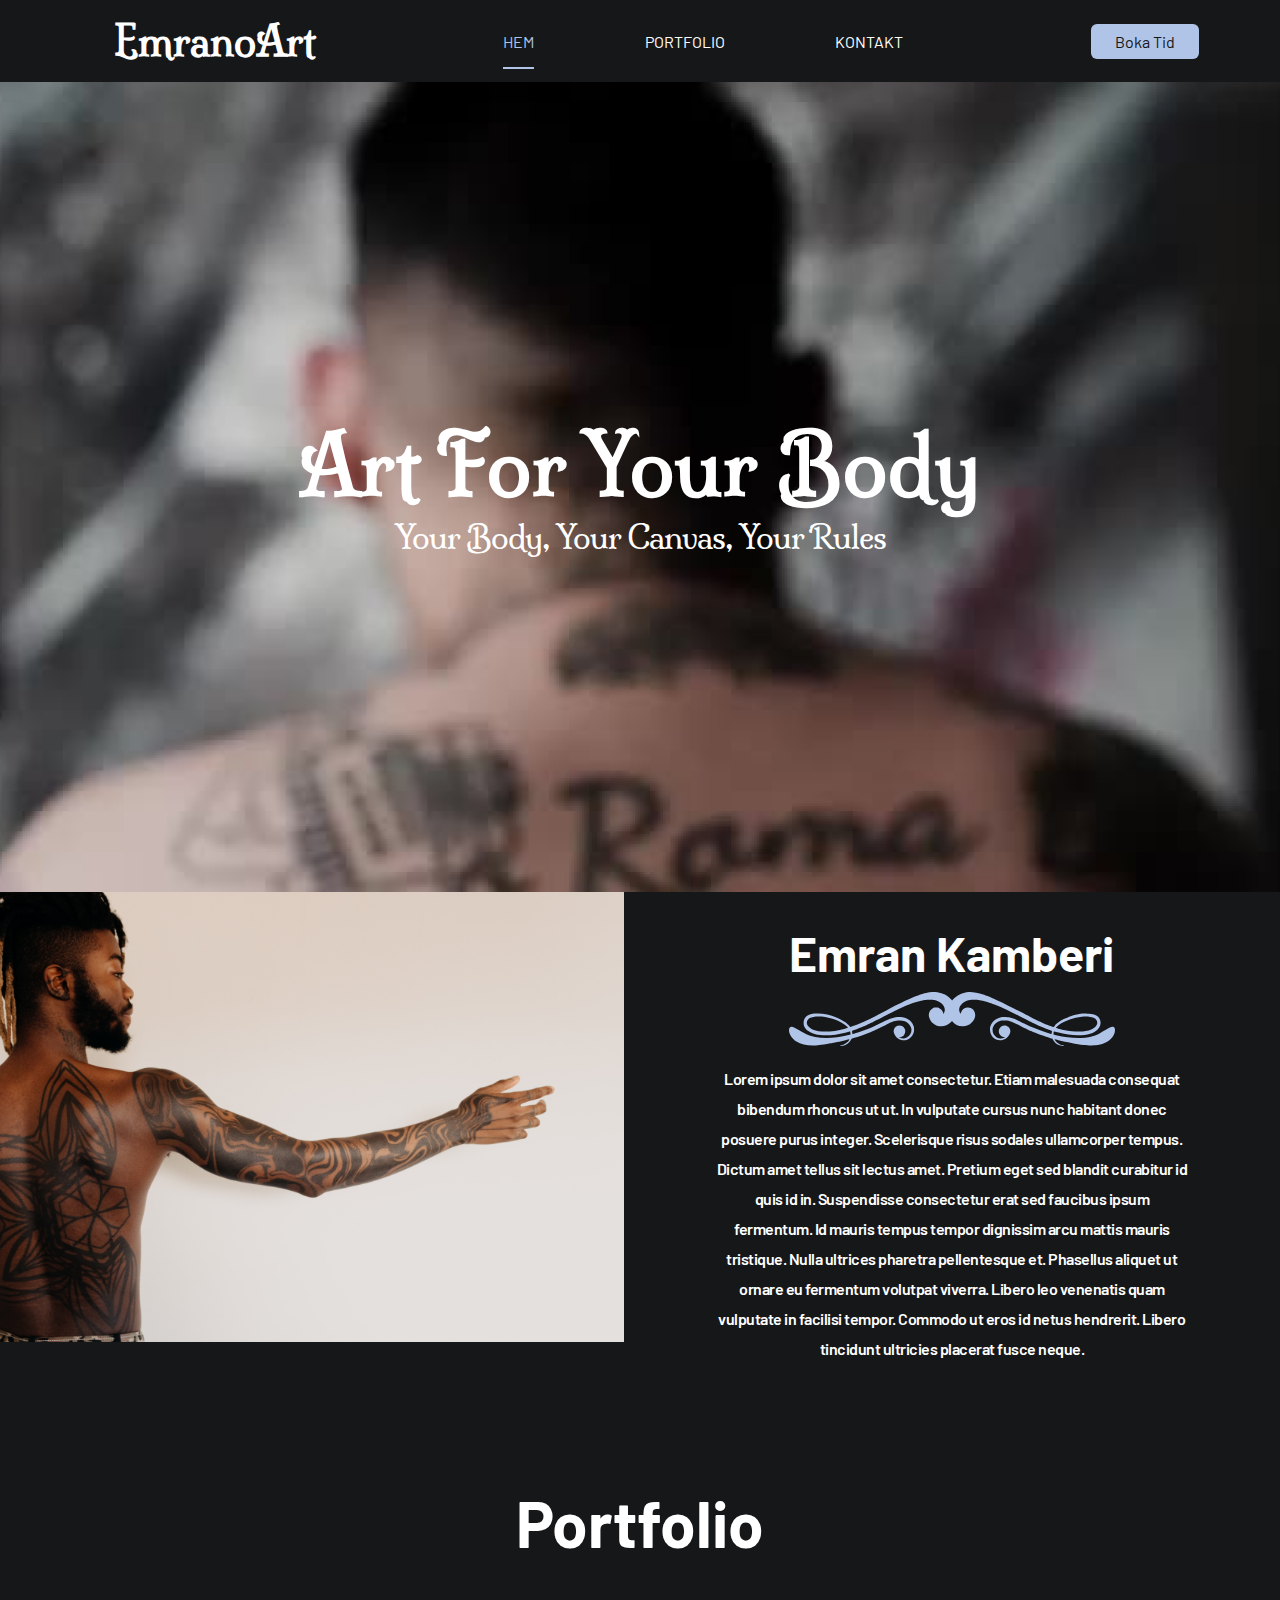
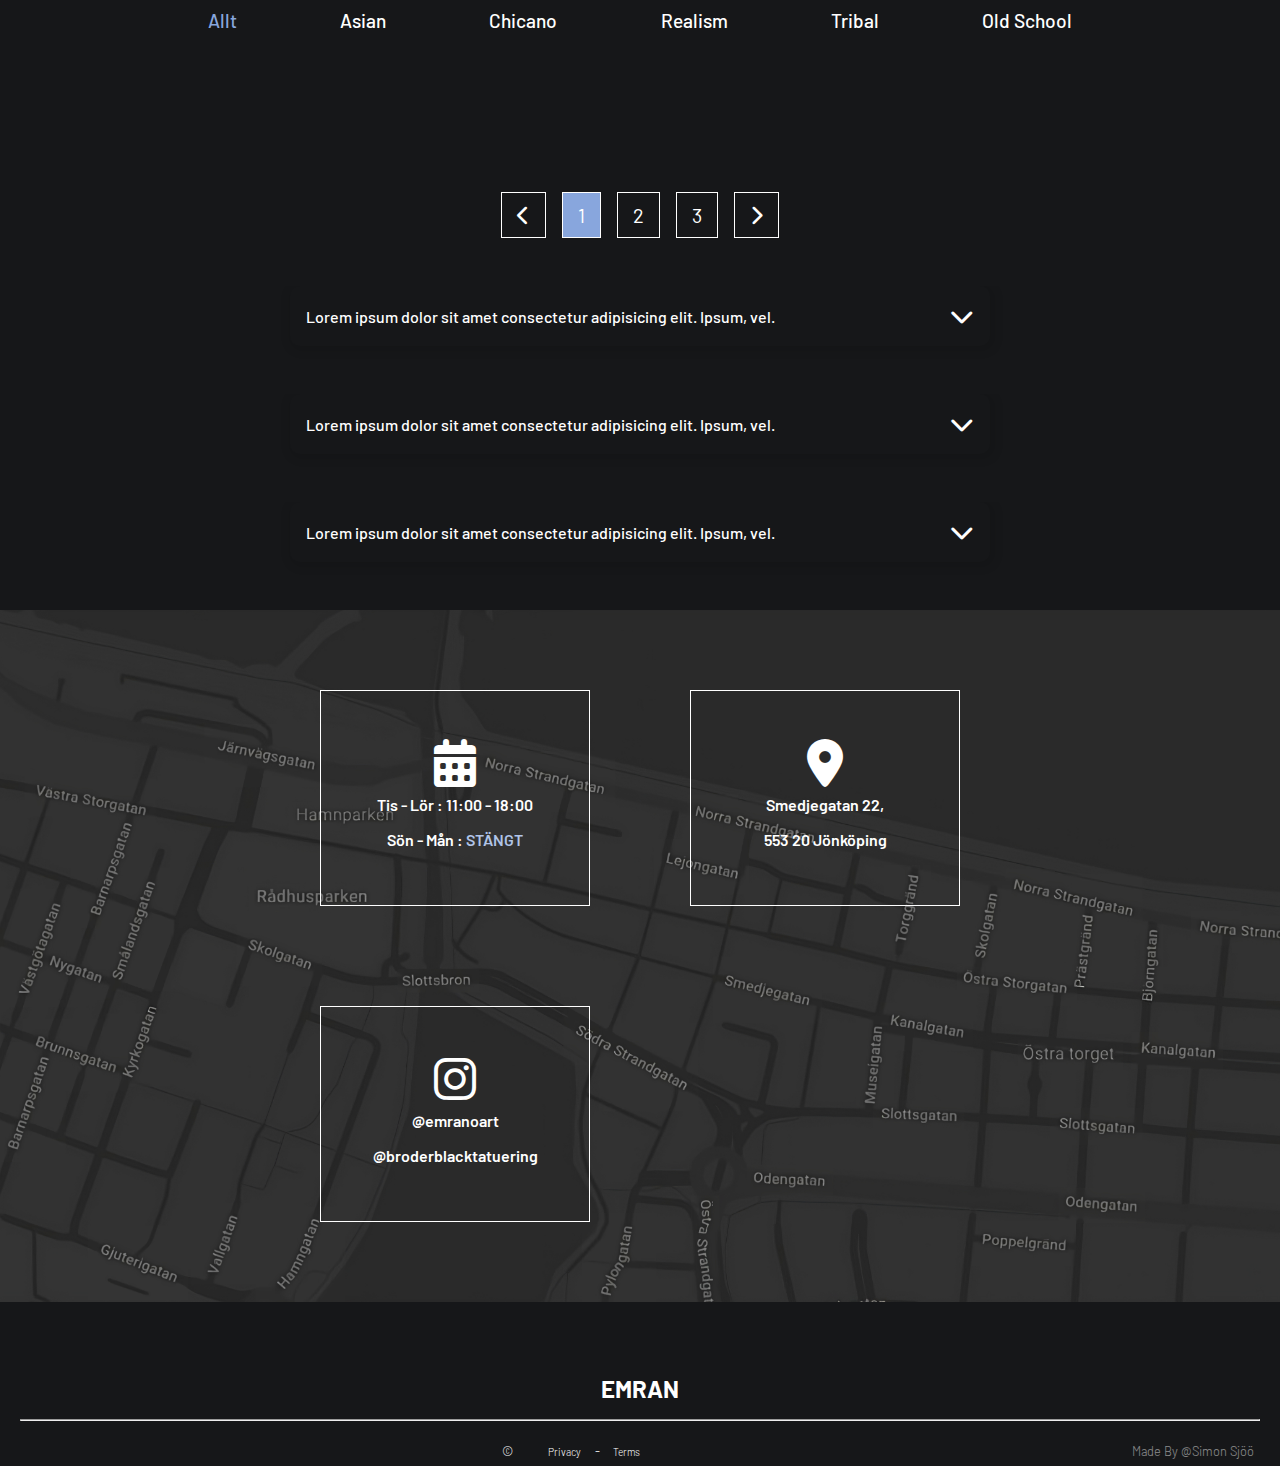
<file: index.html>
<!DOCTYPE html>
<html lang="en">
  <head>
    <meta charset="UTF-8" />
    <meta http-equiv="X-UA-Compatible" content="IE=edge" />
    <meta name="viewport" content="width=device-width, initial-scale=1.0" />

    <!-- Fontawesome CDN -->
    <link
      rel="stylesheet"
      href="https://cdnjs.cloudflare.com/ajax/libs/font-awesome/6.4.0/css/all.min.css"
    />

    <!-- CSS Files -->
    <link rel="stylesheet" href="css/responsive.css" />
    <link rel="stylesheet" href="css/utilities.css" />
    <link rel="stylesheet" href="css/navigation.css" />
    <link rel="stylesheet" href="css/style.css" />
    <link rel="stylesheet" href="css/typography.css" />
    <link rel="stylesheet" href="css/footer.css" />

    <title>EmranoArt</title>

    <script src="./script/imageGrabber.js"></script>
  </head>
  <body>
    <div class="wrapper">
      <nav>
        <h1 class="logo">EmranoArt</h1>
        <ul class="nav-link">
          <li><a href="#" class="nav-item active uppercase">hem</a></li>
          <li><a href="#" class="nav-item uppercase">portfolio</a></li>
          <li><a href="#" class="nav-item uppercase">kontakt</a></li>
        </ul>
        <button class="btn">Boka Tid</button>
        <!-- Hamburger Menu -->
        <div class="hamburger-toggle">
          <input class="hamburger-input" type="checkbox" />
          <div class="hamburger-container">
            <i class="hamburger-line"></i>
            <i class="hamburger-line"></i>
            <i class="hamburger-line"></i>
          </div>
          <ul class="hamburger-menu">
            <li><a href="#" class="hamburger-item uppercase">hem</a></li>
            <li><a href="#" class="hamburger-item uppercase">portfolio</a></li>
            <li><a href="#" class="hamburger-item uppercase">kontakt</a></li>
            <button class="btn hamburger-btn">Boka Tid</button>
          </ul>
        </div>
      </nav>
    </div>
    <header class="hero-container">
      <div class="content">
        <h2 class="header-title capitalize">art for your body</h2>
        <h4 class="header-sub capitalize">
          your body, your canvas, your rules
        </h4>
      </div>
    </header>
    <section class="about">
      <div class="about-image"></div>
      <div class="about-emran">
        <h4 class="text-mid">Emran Kamberi</h4>
        <svg
          width="346"
          height="74"
          viewBox="0 0 346 74"
          fill="none"
          xmlns="http://www.w3.org/2000/svg"
        >
          <path
            fill-rule="evenodd"
            clip-rule="evenodd"
            d="M150.652 10.365C142.078 11.5471 129.636 16.7331 107.803 28.2254C91.1857 36.9723 83.9809 40.4114 75.5661 43.6132C72.3096 44.8523 71.0235 45.1799 71.0235 44.7706C71.0235 44.2775 68.2082 41.4811 66.3924 40.171C64.3918 38.7271 60.8154 36.8107 57.9439 35.6433C50.7789 32.7309 45.3138 31.5627 38.8871 31.5698C33.5131 31.5759 30.5081 32.1834 28.1867 33.7335C26.8574 34.6209 26.0646 35.6082 25.2309 37.4148C24.7093 38.5446 24.6303 39.0018 24.6339 40.8734C24.6375 42.746 24.7191 43.2073 25.2548 44.3762C26.0798 46.1765 27.1043 47.401 28.9278 48.766C33.1075 51.895 38.772 53.3511 46.7882 53.3572C52.67 53.362 59.989 52.3677 66.3283 50.7027C68.4803 50.1375 70.4608 49.6251 70.7295 49.5638C71.246 49.4464 71.375 49.8053 71.5228 51.7702L71.5825 52.5647L69.5702 53.0862C53.2683 57.3107 36.4072 56.9037 26.8657 52.0551C26.2509 51.7427 23.4337 50.1479 20.6054 48.5111C15.5193 45.5678 13.7977 44.7544 12.6228 44.7401C9.35731 44.7 9.08811 49.8137 12.1132 54.4244C13.1035 55.9336 15.7992 58.5343 17.4685 59.5907C21.5312 62.1616 27.346 63.5689 33.9256 63.5732C38.4111 63.5761 40.8911 63.259 51.4599 61.3303C54.4616 60.7825 61.3166 59.3296 66.4401 58.155C68.5306 57.6758 70.2736 57.3107 70.3134 57.3436C70.5316 57.5241 69.454 59.0758 68.4045 60.0921C66.8237 61.6231 64.617 62.7859 62.5685 63.1671C61.6746 63.3335 60.9728 63.57 61.0085 63.6926C61.0445 63.8152 61.6972 63.9001 62.4587 63.8813C66.0486 63.7927 69.7312 61.508 71.6954 58.1511L72.5763 56.6458L74.5387 56.1039C79.1908 54.8199 86.5778 52.2337 91.3697 50.2115C94.3869 48.9381 97.0579 47.7615 97.5466 47.4902C97.7769 47.3624 99.5752 46.4502 101.543 45.4632C103.51 44.4761 106.227 43.1002 107.58 42.4053C113.208 39.5142 116.522 38.5165 120.547 38.5006C124.848 38.4838 127.22 39.3655 129.776 41.931C132.806 44.9735 133.329 48.7924 131.199 52.3254C129.078 55.8431 125.217 57.3305 121.49 56.0655C119.614 55.4288 119.419 55.1754 120.805 55.1754C121.923 55.1754 123.583 54.4907 124.514 53.6458C125.458 52.7892 126.097 51.248 126.203 49.5715C126.296 48.0929 126.241 47.7881 125.674 46.65C124.023 43.3381 120.078 42.3753 116.982 44.5288C115.961 45.2393 115.145 46.5783 114.812 48.0895C114.578 49.1522 114.592 49.5556 114.902 50.7588C116.353 56.3738 122.854 59.8179 128.169 57.7865C131.043 56.6885 133.02 54.7012 134.33 51.5935C135.009 49.9822 135.068 49.648 135.069 47.4568C135.07 45.282 135.009 44.9276 134.364 43.4114C132.241 38.4198 127.601 35.4159 121.442 35.0474C116.283 34.7387 111.968 36.0368 102.374 40.7846C99.2474 42.3317 96.6565 43.5976 96.6163 43.5976C96.576 43.5976 95.9075 43.8947 95.1303 44.2579C90.2616 46.5333 80.5346 50.0923 74.8743 51.6694C74.1023 51.8846 73.4362 52.0208 73.3942 51.972C73.3522 51.9234 73.2504 51.1665 73.1682 50.29L73.0188 48.6961L74.0893 48.3867C74.678 48.2167 75.9144 47.7892 76.8367 47.4366C80.4565 46.0534 85.0523 44.2112 86.1154 43.7172C86.7303 43.4316 88.6419 42.5485 90.3635 41.7546C93.0998 40.4929 97.52 38.2633 112.722 30.4774C116.819 28.3793 119.514 27.0905 123.532 25.3086C125.088 24.6187 126.562 23.9572 126.808 23.8385C127.054 23.72 128.211 23.2625 129.379 22.8221C135.612 20.4727 141.607 18.7065 145.555 18.0564C147.948 17.6623 153.646 17.608 155.36 17.9633C157.945 18.4991 160.114 19.4804 161.957 20.9488C165.059 23.4205 166.334 26.3082 165.613 29.2251C165.121 31.2118 164.258 32.5623 164.258 31.3452C164.258 30.5482 163.222 28.5223 162.386 27.686C161.939 27.2378 160.994 26.5738 160.288 26.2104C159.169 25.6349 158.759 25.5497 157.103 25.5497C155.44 25.5497 155.04 25.6337 153.895 26.2226C150.872 27.7777 149.281 31.083 149.946 34.4249C151.098 40.2155 156.215 44.2786 162.358 44.2786C165.845 44.2786 169.149 42.944 171.55 40.5658L173.029 39.1008L174.065 40.1864C176.459 42.6929 179.474 44.0312 183.152 44.2189C187.067 44.4189 190.061 43.2795 192.758 40.5628C195.033 38.2722 196.227 35.639 196.229 32.9071C196.234 28.3722 192.579 25.0473 188.11 25.5216C185.148 25.8358 183.088 27.518 182.03 30.4873L181.55 31.8313L181.192 31.2762C180.995 30.9709 180.664 30.128 180.456 29.4029C179.737 26.8905 180.384 24.8044 182.641 22.3547C184.28 20.5749 185.506 19.739 187.783 18.8475C190.25 17.8813 191.405 17.6988 195.037 17.7009C198.861 17.7029 202.799 18.2918 206.515 19.4176C211.568 20.9477 216.915 22.8087 218.924 23.7361C219.293 23.9064 220.249 24.3179 221.048 24.6505C224.14 25.9373 229.765 28.6349 235.134 31.4061C244.168 36.0688 250.998 39.5355 253.993 40.9787C257.04 42.4466 263.194 45.1867 263.445 45.1867C263.516 45.1867 263.891 45.3372 264.278 45.5211C265.137 45.9288 268.809 47.3052 271.243 48.1318C272.227 48.4659 273.026 48.8337 273.018 48.9492C272.924 50.4081 272.588 51.9972 272.372 51.9972C272.225 51.9972 271.66 51.8521 271.115 51.6748C270.571 51.4975 269.219 51.0771 268.113 50.7406C260.684 48.4825 252.393 45.1553 245.195 41.544C241.304 39.5916 237.378 37.6951 237.228 37.6951C237.159 37.6951 236.785 37.5471 236.398 37.3664C235.336 36.8708 233.135 36.1616 230.945 35.6088C228.336 34.9503 223.452 34.901 221.272 35.5112C214.972 37.2749 210.956 41.8752 210.969 47.3131C210.984 53.6903 215.322 58.3536 221.241 58.3536C225.198 58.3536 228.728 56.0678 230.549 52.3268C231.892 49.567 231.535 46.9472 229.55 44.9912C226.516 42.0019 221.219 43.4257 220.039 47.5479C219.002 51.1701 221.261 54.7032 224.896 55.1445L226.303 55.3155L225.415 55.7089C223.912 56.375 222.651 56.6027 221.147 56.4801C219.103 56.3137 217.566 55.4846 215.921 53.6619C214.232 51.7899 213.619 50.2789 213.59 47.9109C213.571 46.4514 213.668 45.9935 214.265 44.7043C215.432 42.186 217.733 40.1651 220.634 39.1124C222.086 38.585 222.617 38.5151 225.185 38.5126C230.173 38.5074 231.81 39.0638 241.953 44.2116C245.766 46.1465 249.337 47.9125 249.891 48.1363C250.444 48.3601 251.45 48.7987 252.126 49.1111C257.06 51.3888 265.008 54.2667 271.566 56.1498L273.453 56.6921L274.32 58.147C275.903 60.8038 277.701 62.2808 280.541 63.2563C282.603 63.9646 285.217 64.2429 285.217 63.7544C285.217 63.5101 284.779 63.3412 283.66 63.1535C280.758 62.6667 277.872 60.8258 276.243 58.4217C275.867 57.8674 275.595 57.3786 275.637 57.3359C275.68 57.293 277.425 57.6556 279.516 58.1414C287.179 59.9228 298.272 62.1051 304.333 63.024C307.555 63.5124 313.91 63.6872 316.806 63.3668C321.192 62.8817 325.518 61.4985 328.606 59.5938C329.371 59.1216 330.77 57.96 331.713 57.0122C334.484 54.2292 335.986 51.1331 336 48.1767C336.008 46.5751 335.562 45.5633 334.636 45.077C333.184 44.3145 331.722 44.8209 326.41 47.927C318.166 52.7475 316.86 53.3722 312.897 54.3922C303.17 56.8957 290.993 56.4969 276.97 53.2153L274.426 52.6199L274.562 51.1411C274.636 50.3279 274.751 49.6085 274.816 49.5427C274.88 49.4768 276.518 49.8505 278.454 50.3731C296.949 55.365 313.126 54.0067 319.074 46.9622C321.111 44.5488 321.885 42.1399 321.446 39.5796C321.095 37.5303 320.428 36.1998 319.047 34.79C316.799 32.496 314.369 31.7922 308.134 31.6301C303.48 31.5089 300.981 31.7704 296.623 32.8345C294.181 33.4306 290.245 34.7189 288.664 35.4395C288.163 35.6681 287.235 36.0622 286.603 36.3151C282.159 38.0935 277.566 41.2722 275.617 43.917C275.195 44.4904 274.684 44.9597 274.482 44.9597C273.949 44.9597 266.286 42.0756 263.641 40.8797C263.149 40.6572 262.294 40.274 261.741 40.0279C257.554 38.166 258.157 38.4699 232.339 25.2119C223.259 20.5492 219.494 18.7163 215.347 16.9413C213.994 16.3621 212.686 15.7926 212.44 15.6754C211.31 15.1369 206.193 13.1748 204.28 12.546C199.587 11.0039 194.348 9.99773 191.021 10C189.265 10.0011 185.86 10.5578 183.826 11.1762C179.839 12.388 175.198 15.502 173.485 18.1147C173.152 18.6226 173.143 18.6176 171.736 17.0743C168.499 13.524 163.981 11.2361 158.445 10.3435C155.892 9.9319 153.751 9.9378 150.652 10.365ZM46.0857 35.0842C54.6252 36.4479 64.4093 40.706 68.2272 44.7206C69.3082 45.8573 69.3487 45.8203 66.0056 46.749C53.6017 50.1949 40.9817 50.5518 34.0573 47.6525C31.5968 46.6223 29.1791 44.6443 28.3492 42.9823C27.0848 40.4506 28.3058 37.277 31.102 35.8265C31.6003 35.568 33.1149 35.1707 34.4676 34.9437C37.3882 34.4536 42.5249 34.5155 46.0857 35.0842ZM311.376 34.9553C315.162 35.5884 316.374 36.2495 317.584 38.3433C318.703 40.2783 318.365 42.4983 316.65 44.4768C315.832 45.42 313.832 46.8069 312.188 47.5715C306.592 50.1724 296.043 50.2907 284.658 47.88C280.563 47.013 276.944 45.9649 276.944 45.6459C276.944 45.4343 279.57 43.0836 280.744 42.2445C283.016 40.6198 287.04 38.7426 291.477 37.2366C295.624 35.8293 297.762 35.3618 303.215 34.6701C305.133 34.4268 309.031 34.563 311.376 34.9553Z"
            fill="#B0C4E8"
          />
        </svg>
        <p>
          Lorem ipsum dolor sit amet consectetur. Etiam malesuada consequat
          bibendum rhoncus ut ut. In vulputate cursus nunc habitant donec
          posuere purus integer. Scelerisque risus sodales ullamcorper tempus.
          Dictum amet tellus sit lectus amet. Pretium eget sed blandit curabitur
          id quis id in. Suspendisse consectetur erat sed faucibus ipsum
          fermentum. Id mauris tempus tempor dignissim arcu mattis mauris
          tristique. Nulla ultrices pharetra pellentesque et. Phasellus aliquet
          ut ornare eu fermentum volutpat viverra. Libero leo venenatis quam
          vulputate in facilisi tempor. Commodo ut eros id netus hendrerit.
          Libero tincidunt ultricies placerat fusce neque.
        </p>
      </div>
    </section>
    <section class="portfolio">
      <div class="wrapper">
        <div class="container">
          <h3 class="text-l">Portfolio</h3>
          <ul class="portfolio-tags">
            <li>
              <a class="tags-text active-tag capitalize" href="#">allt</a>
            </li>
            <li><a class="tags-text capitalize" href="#">asian</a></li>
            <li><a class="tags-text capitalize" href="#">chicano</a></li>
            <li><a class="tags-text capitalize" href="#">realism</a></li>
            <li><a class="tags-text capitalize" href="#">tribal</a></li>
            <li><a class="tags-text capitalize" href="#">old school</a></li>
          </ul>
          <div class="portfolio-image-cards"></div>
        </div>
        <div class="controls">
          <a class="control-btn" href="#"
            ><i class="fa-solid fa-chevron-left"></i
          ></a>
          <a class="control-btn control-active" href="#">1</a>
          <a class="control-btn" href="#">2</a>
          <a class="control-btn" href="#">3</a>
          <a class="control-btn" href="#"
            ><i class="fa-solid fa-chevron-right"></i
          ></a>
        </div>
      </div>
    </section>
    <section class="faq">
      <div class="wrapper">
        <div class="faq-container">
          <div class="faq-question" onclick="toggleAnswer(this)">
            <h4>
              Lorem ipsum dolor sit amet consectetur adipisicing elit. Ipsum,
              vel.
            </h4>
            <i class="fa-solid fa-chevron-down faq-arrow"></i>
          </div>
          <div class="faq-answer">
            <p>
              Lorem ipsum dolor sit amet consectetur adipisicing elit. Alias
              dolores saepe voluptas! Harum consequatur explicabo, modi
              voluptatum vitae eligendi cumque nihil reiciendis, eaque aliquid
              perferendis laborum praesentium quis quisquam unde ducimus
              excepturi non mollitia blanditiis ullam. Recusandae officiis hic
              alias. Ut numquam temporibus libero reiciendis dolorem labore
              ipsam quam iste?
            </p>
          </div>
        </div>
        <div class="faq-container">
          <div class="faq-question" onclick="toggleAnswer(this)">
            <h4>
              Lorem ipsum dolor sit amet consectetur adipisicing elit. Ipsum,
              vel.
            </h4>
            <i class="fa-solid fa-chevron-down faq-arrow"></i>
          </div>
          <div class="faq-answer">
            <p>
              Lorem ipsum dolor sit amet consectetur adipisicing elit. Alias
              dolores saepe voluptas! Harum consequatur explicabo, modi
              voluptatum vitae eligendi cumque nihil reiciendis, eaque aliquid
              perferendis laborum praesentium quis quisquam unde ducimus
              excepturi non mollitia blanditiis ullam. Recusandae officiis hic
              alias. Ut numquam temporibus libero reiciendis dolorem labore
              ipsam quam iste?
            </p>
          </div>
        </div>
        <div class="faq-container">
          <div class="faq-question" onclick="toggleAnswer(this)">
            <h4>
              Lorem ipsum dolor sit amet consectetur adipisicing elit. Ipsum,
              vel.
            </h4>
            <i class="fa-solid fa-chevron-down faq-arrow"></i>
          </div>
          <div class="faq-answer">
            <p>
              Lorem ipsum dolor sit amet consectetur adipisicing elit. Alias
              dolores saepe voluptas! Harum consequatur explicabo, modi
              voluptatum vitae eligendi cumque nihil reiciendis, eaque aliquid
              perferendis laborum praesentium quis quisquam unde ducimus
              excepturi non mollitia blanditiis ullam. Recusandae officiis hic
              alias. Ut numquam temporibus libero reiciendis dolorem labore
              ipsam quam iste?
            </p>
          </div>
        </div>
      </div>
    </section>
    <section class="contact">
      <div class="contact-container">
        <div class="card-container">
          <div class="contact-card">
            <i class="contact-icon fa-solid fa-calendar-days"></i>
            <p>Tis - Lör : 11:00 - 18:00</p>
            <p>Sön - Mån : <span class="light-blue">STÄNGT</span></p>
          </div>
          <div class="contact-card">
            <i class="contact-icon fa-solid fa-location-dot"></i>
            <p>Smedjegatan 22,</p>
            <p>553 20 Jönköping</p>
          </div>
          <div class="contact-card">
            <i class="contact-icon fa-brands fa-instagram"></i>
            <p>@emranoart</p>
            <p>@broderblacktatuering</p>
          </div>
        </div>
      </div>
    </section>
    <footer>
      <div class="wrapper">
        <div class="footer-container">
          <h4 class="footer-logo uppercase">emran</h4>
          <hr />
          <div class="link-container">
            <ul class="footer-link">
              <li class="footer-item">&copy;</li>
              <li class="footer-item capitalize">
                <a href="">privacy</a> - <a href="">terms</a>
              </li>
            </ul>
            <p class="credit capitalize">made by @simon sjöö</p>
          </div>
        </div>
      </div>
    </footer>
    <script src="./script/faq.js"></script>
  </body>
</html>
</file>
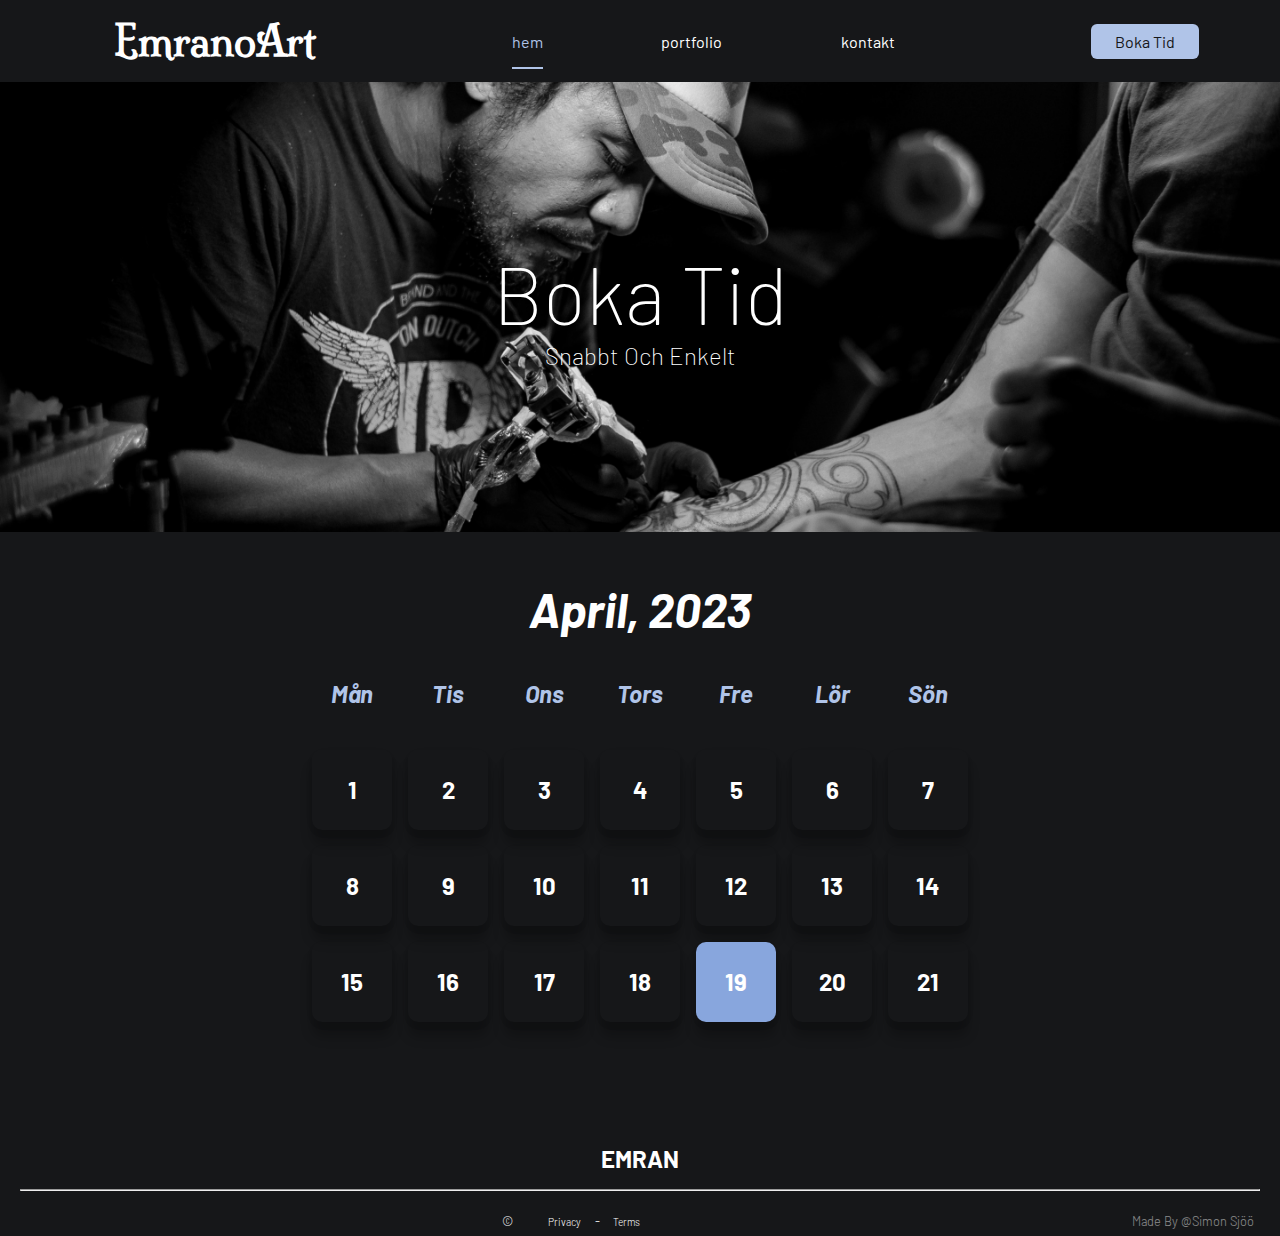
<file: booking.html>
<!DOCTYPE html>
<html lang="en">
  <head>
    <meta charset="UTF-8" />
    <meta http-equiv="X-UA-Compatible" content="IE=edge" />
    <meta name="viewport" content="width=device-width, initial-scale=1.0" />
    <title>EmranoArt - Booking</title>
    <link rel="stylesheet" href="css/responsive.css" />
    <link rel="stylesheet" href="css/utilities.css" />
    <link rel="stylesheet" href="css/navigation.css" />
    <link rel="stylesheet" href="css/booking.css" />
    <link rel="stylesheet" href="css/typography.css" />
    <link rel="stylesheet" href="css/footer.css" />
  </head>
  <body>
    <div class="wrapper">
      <nav>
        <h1 class="logo">EmranoArt</h1>
        <ul class="nav-link">
          <li><a href="#" class="nav-item active">hem</a></li>
          <li><a href="#" class="nav-item">portfolio</a></li>
          <li><a href="#" class="nav-item">kontakt</a></li>
        </ul>
        <button class="btn">Boka Tid</button>
        <!-- Hamburger Menu -->
        <div class="hamburger-toggle">
          <input class="hamburger-input" type="checkbox" />
          <div class="hamburger-container">
            <i class="hamburger-line"></i>
            <i class="hamburger-line"></i>
            <i class="hamburger-line"></i>
          </div>
          <ul class="hamburger-menu">
            <li><a href="#" class="hamburger-item">hem</a></li>
            <li><a href="#" class="hamburger-item">portfolio</a></li>
            <li><a href="#" class="hamburger-item">kontakt</a></li>
            <button class="btn hamburger-btn">Boka Tid</button>
          </ul>
        </div>
      </nav>
    </div>
    <header class="hero">
      <div class="wrapper">
        <div class="hero-container">
          <h2 class="title capitalize">boka tid</h2>
          <h4 class="hero-sub-title capitalize">snabbt och enkelt</h4>
        </div>
      </div>
    </header>
    <section class="calender">
      <div class="wrapper">
        <div class="today-month-container capitalize">
          <h4 class="today-month italic">april, 2023</h4>
        </div>
        <div class="calender-container">
          <div class="calender-table">
            <div class="calender-table-header">
              <div class="row">
                <div class="col day italic capitalize">mån</div>
                <div class="col day italic capitalize">tis</div>
                <div class="col day italic capitalize">ons</div>
                <div class="col day italic capitalize">tors</div>
                <div class="col day italic capitalize">fre</div>
                <div class="col day italic capitalize">lör</div>
                <div class="col day italic capitalize">sön</div>
              </div>
            </div>
            <div class="calender-table-body">
              <div class="row">
                <div class="col date">1</div>
                <div class="col date">2</div>
                <div class="col date">3</div>
                <div class="col date">4</div>
                <div class="col date">5</div>
                <div class="col date">6</div>
                <div class="col date">7</div>
              </div>
              <div class="row">
                <div class="col date">8</div>
                <div class="col date">9</div>
                <div class="col date">10</div>
                <div class="col date">11</div>
                <div class="col date">12</div>
                <div class="col date">13</div>
                <div class="col date">14</div>
              </div>
              <div class="row">
                <div class="col date">15</div>
                <div class="col date">16</div>
                <div class="col date">17</div>
                <div class="col date">18</div>
                <div class="col date active-date">19</div>
                <div class="col date">20</div>
                <div class="col date">21</div>
              </div>
            </div>
          </div>
        </div>
      </div>
    </section>
    <footer>
      <div class="wrapper">
        <div class="footer-container">
          <h4 class="footer-logo uppercase">emran</h4>
          <hr />
          <div class="link-container">
            <ul class="footer-link">
              <li class="footer-item">&copy;</li>
              <li class="footer-item capitalize">
                <a href="">privacy</a> - <a href="">terms</a>
              </li>
            </ul>
            <p class="credit capitalize">made by @simon sjöö</p>
          </div>
        </div>
      </div>
    </footer>
  </body>
</html>
</file>
<file: css/responsive.css>
@media screen and (max-width: 768px) {
  .hamburger-toggle {
    display: block !important;
  }

  .nav-link,
  nav button {
    display: none !important;
  }

  .header-title {
    font-size: var(--font-xxl) !important;
  }

  .card {
    width: 100%;
    height: 250px;
  }
}

@media screen and (max-width: 700px) {
  div.portfolio-image-cards {
    height: 50vh;
    width: 100%;
    display: grid;
    grid-template-columns: repeat(auto-fit, minmax(150px, 1fr)) !important;
    gap: 1em;
    margin: 0;
    padding: 0;
    overflow-y: scroll;
  }

  .card {
    width: 100%;
    height: 140px;
  }
}

@media screen and (max-width: 1200px) {
  section.about {
    flex-direction: column;
    width: 50%;
  }
  .about-image {
    width: 60%;
  }

  .container {
    padding: 0 !important;
  }

  div.portfolio-image-cards {
    height: 50vh;
    width: 100%;
    display: grid;
    grid-template-columns: repeat(auto-fit, minmax(150px, 1fr)) !important;
    gap: 1em;
    margin: 0;
    padding: 0;
    overflow-y: scroll;
  }
  .portfolio-tags {
    gap: var(--font-xl);
    overflow: scroll;
    white-space: nowrap;
  }
}

@media screen and (max-width: 1440px) {
  .side-nav-logo {
    display: none;
  }

  .side-nav-item a {
    display: none;
  }

  nav.side-nav {
    height: 5rem;
    width: 100vw;
    bottom: 0 !important;
  }

  .side-nav-container {
    height: 100%;
    width: 100%;
    display: flex;
    align-items: center;
    justify-content: center;
    flex-direction: row;
  }
}

@media only screen and (max-width: 880px) {
  .admin-navbar {
    bottom: 0;
    width: 100vw;
    height: 5rem;
  }

  .side-nav-logo {
    display: none;
  }

  .admin-navbar-nav {
    flex-direction: row;
  }

  .admin-nav-link {
    justify-content: center;
  }

  main {
    margin: 0;
  }
}

/* Large screens */
@media only screen and (min-width: 880px) {
  .admin-navbar {
    top: 0;
    width: 5rem;
    height: 100vh;
  }

  .admin-navbar:hover {
    width: 16rem;
  }

  .admin-navbar:hover .link-text {
    display: inline;
  }

  .admin-navbar:hover .side-nav-logo i {
    margin-left: 11rem;
  }

  .admin-navbar:hover .logo-text {
    left: 0px;
  }
}
</file>
<file: css/utilities.css>
@import url(https://fonts.googleapis.com/css?family=Barlow:100,100italic,200,200italic,300,300italic,regular,italic,500,500italic,600,600italic,700,700italic,800,800italic,900,900italic);
@import url(https://fonts.googleapis.com/css?family=Milonga:regular);

:root {
  /* Color Variables */
  --color-dark: #161719;
  --colo-dark-secondary: #191a1c;
  --color-light: #ffffff;
  --color-lightblue: #b0c4e8;
  --color-darkblue: #88a6dd;

  /* Font Variables */
  --font-milonga: "Milonga";
  --font-barlow: "Barlow", sans-serif;

  /* Sizes */
  --font-xs: 1em;
  --font-s: 1.2em;
  --font-m: 1.5em;
  --font-l: 1.8em;
  --font-xl: 2em;
  --font-xxl: 3em;

  /* Transition Variables */
  --transition-slow: 700ms;
  --transition-med: 500ms;
  --transition-fast: 200ms;

  /* Shadow Variables */
  --box-shadow-8px: 0px 5px 5px 0px rgba(0, 0, 0, 0.04),
    0px 3px 14px 0px rgba(0, 0, 0, 0.02), 0px 15px 12px 0px rgba(0, 0, 0, 0.22);

  /* Background Variables*/
  --bg-cover: center / cover no-repeat;
}

* {
  margin: 0;
  padding: 0;
  box-sizing: border-box;
  font-family: "Barlow", sans-serif, monospace;
}
html,
body {
  overflow-x: hidden;
}

body {
  background-color: var(--color-dark);
  height: 100%;
  width: 100%;
}

.wrapper {
  width: 100%;
  height: 100%;
  max-width: 1440px;
  margin: 0 auto;
  padding: 0 20px;
  box-sizing: border-box;
}

@media screen and (max-width: 768px) {
  .wrapper {
    margin: 0;
    padding: 0;
  }
}

.btn {
  background-color: var(--color-lightblue);
  color: var(--color-dark);
  outline: none;
  border: none;
  border-radius: 0.375em;
  padding: 0.5em 1.5em;
  cursor: pointer;
  font-size: 1em;
}

.btn-outline {
  background-color: transparent;
  color: var(--color-dark);
  outline: 1px solid var(--color-dark);
  border: none;
  border-radius: 0.375em;
  padding: 0.5em 1.5em;
}

a {
  text-decoration: none;
}

p {
  color: var(--color-light);
  font-size: 1em;
  font-weight: 600;
  margin: 0.5em;
}

.light-blue {
  color: var(--color-lightblue);
}
</file>
<file: css/navigation.css>
nav {
  display: flex;
  align-items: center;
  justify-content: space-evenly;
  width: 100%;
  margin: 1em;
}

.hamburger-toggle {
  display: none;
}

.logo {
  font-family: var(--font-milonga);
  color: var(--color-light);
  font-size: 2.5em;
  z-index: 2;
}

.nav-link {
  display: flex;
  align-items: center;
  justify-content: space-evenly;
  width: 50%;
  list-style-type: none;
}

.nav-item {
  color: var(--color-light);
  font-size: var(--font-xs);
  padding: 1em 0;
  transition: color ease-in-out var(--transition-fast);
}

.nav-item:hover {
  color: var(--color-darkblue);
}

.active {
  color: var(--color-lightblue);
  border-bottom: 2px solid var(--color-lightblue);
}

/* Hamburger menu */
.hamburger-menu {
  background-color: var(--color-dark);
  position: absolute;
  left: 0;
  top: 0;
  height: 100%;
  width: 100%;
  display: flex;
  align-items: center;
  justify-content: center;
  flex-direction: column;
  list-style-type: none;
  gap: 3em;
  user-select: none;
  z-index: 1;
  transform: translateX(-100%);
  transition: transform ease-in-out var(--transition-med);
}

.hamburger-item {
  color: var(--color-light);
  font-size: var(--font-xxl);
  padding: 1em 0;
  transition: color ease-in-out var(--transition-fast);
}

.hamburger-item:hover {
  color: var(--color-darkblue);
}

.hamburger-btn {
  display: block !important;
}

/* Hamburger icon */
.hamburger-input {
  position: absolute;
  display: block;
  height: 32px;
  width: 32px;
  top: 20px;
  right: 30px;
  z-index: 5;
  opacity: 0;
  cursor: pointer;
}

.hamburger-container {
  display: block;
  height: 26px;
  width: 32px;
  z-index: 2;
  display: flex;
  flex-direction: column;
  justify-content: space-between;
  cursor: pointer;
  position: absolute;
  right: 20px;
  top: 30px;
}

.hamburger-line {
  display: block;
  height: 4px;
  width: 100%;
  border-radius: 5px;
  background: var(--color-light);
}

.hamburger-container i:nth-child(1) {
  transform-origin: 0% 0%;
  transition: transform ease-in-out var(--transition-med);
}

.hamburger-container i:nth-child(2) {
  transition: opacity ease-in-out var(--transition-med);
}

.hamburger-container i:nth-child(3) {
  transform-origin: 0% 100%;
  transition: transform ease-in-out var(--transition-med);
}

input[type="checkbox"]:checked ~ .hamburger-container i:nth-child(1) {
  transform: rotate(45deg);
}
input[type="checkbox"]:checked ~ .hamburger-container i:nth-child(2) {
  opacity: 0;
}

input[type="checkbox"]:checked ~ .hamburger-container i:nth-child(3) {
  transform: rotate(-45deg);
}

input[type="checkbox"]:checked ~ .hamburger-menu {
  transform: translateX(0);
}
</file>
<file: css/style.css>
/* Hero */
.hero-container {
  background: url("../images/background.png") var(--bg-cover);
  height: 90vh;
}

.content {
  display: flex;
  align-items: center;
  justify-content: center;
  flex-direction: column;
  height: 100%;
  width: 100%;
  text-align: center;
}

.header-title,
.header-sub {
  font-family: var(--font-milonga);
  color: var(--color-light);
}

.header-title {
  font-size: 5rem;
  font-weight: 600;
  letter-spacing: 1px;
}
.header-sub {
  font-size: var(--font-xl);
  font-weight: 200;
  letter-spacing: -1px;
}

/* About */
section.about {
  display: flex;
  width: 100%;
}

.about-image {
  background: url("../images/about.png") var(--bg-cover);
  height: 50vh;
  width: inherit;
}

.about-emran {
  display: flex;
  align-items: center;
  justify-content: center;
  flex-direction: column;
  text-align: center;
  padding: 2em;
  width: inherit;
}

.about-emran p {
  font-size: var(--font-xs);
  color: var(--color-light);
  letter-spacing: -0.5px;
  line-height: 30px;
  width: 80%;
}

/* Portfolio */
.container {
  display: flex;
  align-items: center;
  justify-content: center;
  flex-direction: column;
  padding: 5em;
}

.portfolio-tags {
  display: flex;
  align-items: center;
  justify-content: space-between;
  list-style-type: none;
  width: 80%;
  margin: 3em 0;
}

.tags-text {
  color: var(--color-light);
  font-size: var(--font-s);
  font-weight: 500;
}

.active-tag {
  color: var(--color-darkblue);
}

.portfolio-image-cards {
  height: 100%;
  width: 80%;
  display: grid;
  grid-template-columns: repeat(auto-fill, minmax(200px, 1fr));
  gap: 1em;
  margin: 0;
  padding: 0;
}

.card {
  width: 100%;
  height: 250px;
  background-position: center;
  background-repeat: no-repeat;
  background-size: cover;
}

.card img {
  width: 100%;
  height: 100%;
  object-fit: contain;
}

/* Portfolio Controls */
.controls {
  display: flex;
  width: 100%;
  align-items: center;
  justify-content: center;
  gap: 1em;
  margin-top: 2em;
}
.control-btn {
  font-size: 20px;
  color: var(--color-light);
  border: 1px solid var(--color-light);
  padding: 10px 15px;
  transition: background ease-in-out var(--transition-med);
}

.control-active {
  background: var(--color-darkblue);
}

.control-btn:hover {
  background: var(--color-lightblue);
}

/* FaQ */
section.faq {
  height: 100%;
  display: block;
  margin-top: 3em;
}
.faq-container {
  display: flex;
  align-items: center;
  justify-content: center;
  flex-direction: column;
  overflow: hidden;
}

.faq-question {
  display: flex;
  align-items: center;
  justify-content: space-between;
  width: 100%;
  height: 60px;
  max-width: 700px;
  background-color: var(--color-dark-secondary);
  box-shadow: 2px 2px 10px 3px rgba(0, 0, 0, 0.1);
  border-radius: 10px;
  padding: 0 1em;
  cursor: pointer;
}

.faq-answer {
  display: flex;
  align-items: center;
  justify-content: space-between;
  width: 100%;
  height: 0;
  max-width: 700px;
  background-color: var(--color-dark-secondary);
  box-shadow: 2px 2px 10px 3px rgba(0, 0, 0, 0.1);
  border-radius: 0 0 10px 10px;
  padding: 1.5em;
  transform: translateY(-100%);
  transition: 500ms all ease-in-out;
  opacity: 0;
  z-index: -1;
}

.faq-answer-active {
  transform: translateY(0);
  opacity: 1;
  height: 100%;
}

.faq-arrow {
  transition: ease-in-out 500ms transform;
}

.faq-question:hover > .faq-arrow {
  transform: rotate(180deg);
}

.faq-answer p {
  font-size: var(--font-xs);
  color: var(--color-light);
  font-weight: 500;
  opacity: 0.55;
}

.faq-question h4 {
  font-size: var(--font-xs);
  color: var(--color-light);
  font-weight: 500;
}

.faq-question i {
  font-size: var(--font-m);
  color: var(--color-light);
}

/* Contact */
section.contact {
  width: 100%;
  height: 100%;
  display: block;
}

.contact-container {
  width: 100%;
  height: 100%;
  display: flex;
  justify-content: center;
  align-items: center;
  background: url("../images/map.png") var(--bg-cover);
  object-fit: cover;
  padding: 5em 0;
}

.card-container {
  display: grid;
  grid-template-columns: repeat(auto-fill, minmax(200px, 1fr));
  width: 50%;
  height: 100%;
  gap: 100px;
  max-width: 1000px;
}

.contact-card {
  text-align: center;
  border: 1px solid var(--color-light);
  display: flex;
  align-items: center;
  justify-content: center;
  flex-direction: column;
  width: 100%;
  height: 100%;
  padding: 3em 0;
}

.contact-icon {
  font-size: var(--font-xxl);
  color: var(--color-light);
}
</file>
<file: css/typography.css>
.text-mid {
  font-size: 3em;
  color: var(--color-light);
}

.text-l {
  font-size: 4em;
  color: var(--color-light);
}

.italic {
  font-style: italic;
}

.capitalize {
  text-transform: capitalize;
}
.uppercase {
  text-transform: uppercase;
}
</file>
<file: css/footer.css>
footer {
  width: 100%;
  height: 100%;
  display: block;
}

.footer-container {
  text-align: center;
  width: 100%;
  height: 100%;
}

.footer-logo {
  font-size: var(--font-m);
  color: var(--color-light);
  padding-top: 3em;
}

.footer-link {
  display: flex;
  align-items: center;
  justify-content: center;
  list-style-type: none;
  width: 100%;
}

.link-container {
  display: flex;
}

.footer-item,
.footer-item a {
  font-size: 0.8em;
  font-weight: 300;
  color: var(--color-light);
  margin: 0 1em;
}

.credit {
  font-size: 0.8em;
  font-weight: 300;
  color: var(--color-light);
  margin-left: auto;
  white-space: nowrap;
  opacity: 0.5;
}

hr {
  margin: 1em 0;
}
</file>
<file: css/booking.css>
/* Hero */
header.hero {
  width: 100%;
  height: 50vh;
  background: url("../images/booking-hero.png");
  background-size: cover;
  background-repeat: no-repeat;
  background-position: center;
  position: relative;
}

.hero-container {
  width: 100%;
  height: 100%;
  display: flex;
  align-items: center;
  justify-content: center;
  flex-direction: column;
}

.title {
  font-size: 5em;
  font-weight: 200;
  color: var(--color-light);
}

.hero-sub-title {
  font-size: var(--font-m);
  color: var(--color-light);
  font-weight: 200;
}

/* Calender */
section.calender {
  height: 60vh;
  width: 100%;
  text-align: center;
  padding: 3em 0;
}

.calender-container {
  width: 100%;
  margin: 0 auto;
  height: auto;
  padding: 0 1em;
}

.today-month {
  font-size: var(--font-xxl);
  color: var(--color-light);
  text-transform: capitalize;
}

.row {
  display: flex;
  align-items: center;
  justify-content: center;
  margin: 1em 0;
  gap: 1em;
  text-align: center;
}

.day {
  color: var(--color-lightblue);
}

.col {
  width: 80px;
  height: auto;
  border-radius: 10px;
  line-height: 80px;
  font-size: var(--font-m);
  font-weight: 700;
}

.date {
  background: var(--color-dark-secondary);
  box-shadow: var(--box-shadow-8px);
  color: var(--color-light);
  transition: background var(--transition-med) ease-in-out;
  cursor: pointer;
}

.active-date {
  background: var(--color-darkblue);
}

.date:hover {
  background: var(--color-lightblue);
}
</file>
